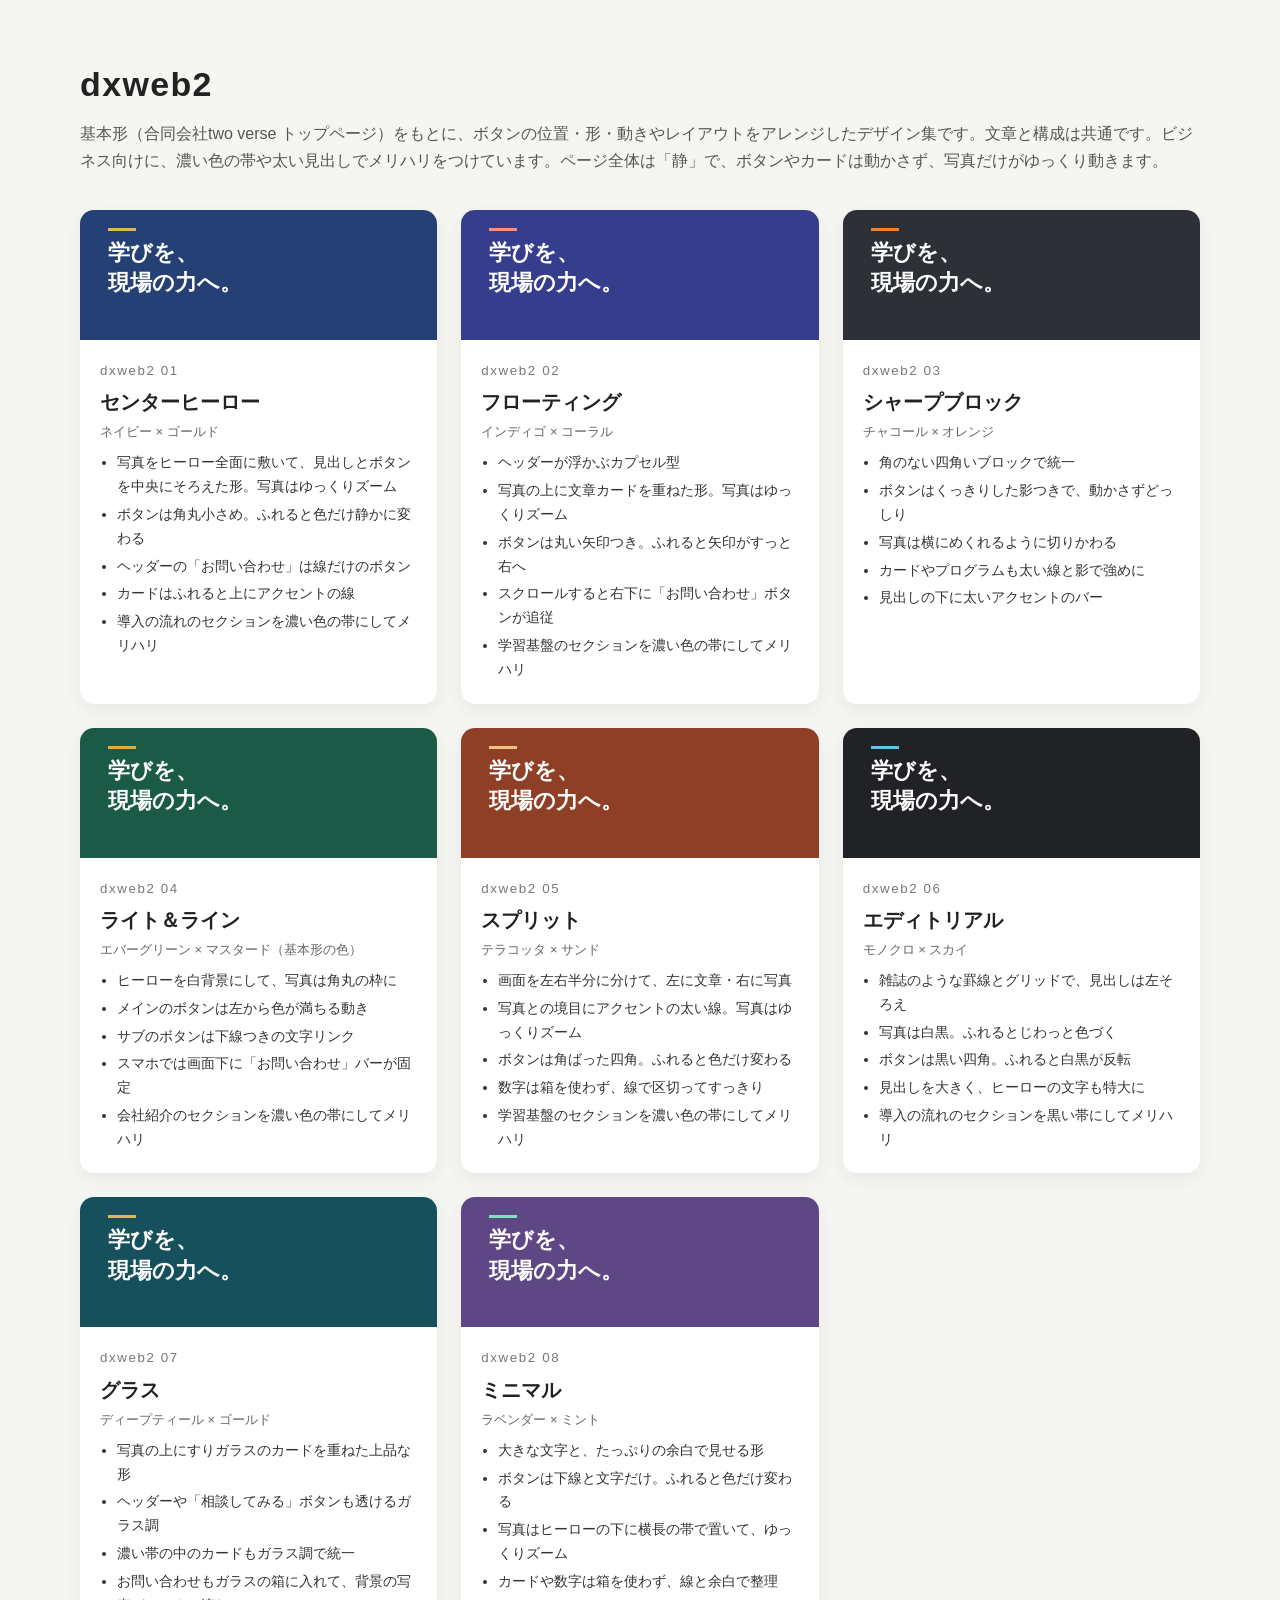
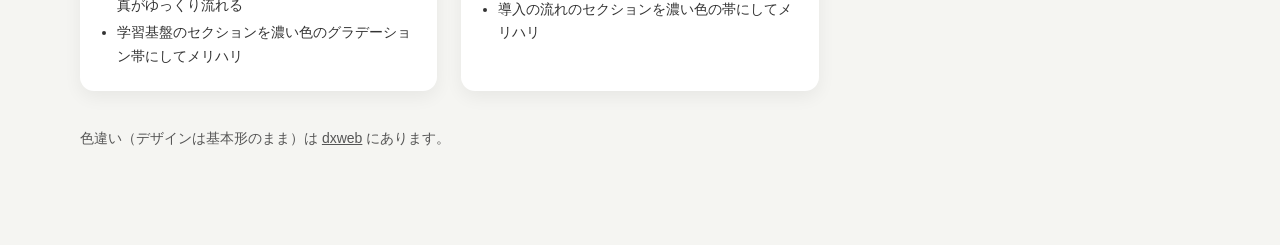
<file: index.html>
<!DOCTYPE html>
<html lang="ja"><head><meta charset="UTF-8"><meta name="viewport" content="width=device-width, initial-scale=1">
<title>dxweb2｜デザインアレンジ一覧</title><meta name="robots" content="noindex, nofollow">
<style>
body{margin:0;background:#f5f5f2;color:#222;font-family:"Noto Sans JP","Hiragino Sans","Yu Gothic Medium",Meiryo,sans-serif;line-height:1.7}
main{max-width:1120px;margin:0 auto;padding:56px 24px 80px}
h1{font-size:34px;margin:0;letter-spacing:.04em} .lead{color:#555;margin:6px 0 36px}
.grid{display:grid;grid-template-columns:repeat(auto-fill,minmax(300px,1fr));gap:24px}
.v{display:block;background:#fff;border-radius:14px;overflow:hidden;color:inherit;text-decoration:none;box-shadow:0 6px 18px rgba(0,0,0,.06);transition:transform .25s,box-shadow .25s}
.v:hover{transform:translateY(-4px);box-shadow:0 16px 36px rgba(0,0,0,.1)} .v:focus-visible{outline:3px solid #333;outline-offset:3px}
.pv{height:130px;position:relative;padding:28px;color:#fff;box-sizing:border-box} .pv b{font-size:22px;line-height:1.35;position:relative}
.pv span{position:absolute;left:28px;top:18px;width:28px;height:3px}
.meta{padding:16px 20px 22px} .meta small{color:#777;letter-spacing:.12em} .meta h2{font-size:20px;margin:2px 0} .meta .c{margin:0 0 8px;color:#666;font-size:13px}
.meta ul{margin:0;padding-left:1.2em;font-size:14px;color:#333} .meta li+li{margin-top:4px}
.note{margin-top:36px;font-size:14px;color:#555} .note a{color:inherit}
</style></head><body><main>
<h1>dxweb2</h1><p class="lead">基本形（合同会社two verse トップページ）をもとに、ボタンの位置・形・動きやレイアウトをアレンジしたデザイン集です。文章と構成は共通です。ビジネス向けに、濃い色の帯や太い見出しでメリハリをつけています。ページ全体は「静」で、ボタンやカードは動かさず、写真だけがゆっくり動きます。</p>
<div class="grid">
  <a class="v" href="01-center/">
    <div class="pv" style="background:#254074"><span style="background:#dfb956"></span><b>学びを、<br>現場の力へ。</b></div>
    <div class="meta"><small>dxweb2 01</small><h2>センターヒーロー</h2><p class="c">ネイビー × ゴールド</p>
      <ul><li>写真をヒーロー全面に敷いて、見出しとボタンを中央にそろえた形。写真はゆっくりズーム</li><li>ボタンは角丸小さめ。ふれると色だけ静かに変わる</li><li>ヘッダーの「お問い合わせ」は線だけのボタン</li><li>カードはふれると上にアクセントの線</li><li>導入の流れのセクションを濃い色の帯にしてメリハリ</li></ul></div>
  </a>
  <a class="v" href="02-floating/">
    <div class="pv" style="background:#363d8c"><span style="background:#f8907f"></span><b>学びを、<br>現場の力へ。</b></div>
    <div class="meta"><small>dxweb2 02</small><h2>フローティング</h2><p class="c">インディゴ × コーラル</p>
      <ul><li>ヘッダーが浮かぶカプセル型</li><li>写真の上に文章カードを重ねた形。写真はゆっくりズーム</li><li>ボタンは丸い矢印つき。ふれると矢印がすっと右へ</li><li>スクロールすると右下に「お問い合わせ」ボタンが追従</li><li>学習基盤のセクションを濃い色の帯にしてメリハリ</li></ul></div>
  </a>
  <a class="v" href="03-sharp/">
    <div class="pv" style="background:#2d3137"><span style="background:#f87e28"></span><b>学びを、<br>現場の力へ。</b></div>
    <div class="meta"><small>dxweb2 03</small><h2>シャープブロック</h2><p class="c">チャコール × オレンジ</p>
      <ul><li>角のない四角いブロックで統一</li><li>ボタンはくっきりした影つきで、動かさずどっしり</li><li>写真は横にめくれるように切りかわる</li><li>カードやプログラムも太い線と影で強めに</li><li>見出しの下に太いアクセントのバー</li></ul></div>
  </a>
  <a class="v" href="04-light-line/">
    <div class="pv" style="background:#1b5a47"><span style="background:#e0ae3a"></span><b>学びを、<br>現場の力へ。</b></div>
    <div class="meta"><small>dxweb2 04</small><h2>ライト＆ライン</h2><p class="c">エバーグリーン × マスタード（基本形の色）</p>
      <ul><li>ヒーローを白背景にして、写真は角丸の枠に</li><li>メインのボタンは左から色が満ちる動き</li><li>サブのボタンは下線つきの文字リンク</li><li>スマホでは画面下に「お問い合わせ」バーが固定</li><li>会社紹介のセクションを濃い色の帯にしてメリハリ</li></ul></div>
  </a>
  <a class="v" href="05-split/">
    <div class="pv" style="background:#8f3f26"><span style="background:#eac582"></span><b>学びを、<br>現場の力へ。</b></div>
    <div class="meta"><small>dxweb2 05</small><h2>スプリット</h2><p class="c">テラコッタ × サンド</p>
      <ul><li>画面を左右半分に分けて、左に文章・右に写真</li><li>写真との境目にアクセントの太い線。写真はゆっくりズーム</li><li>ボタンは角ばった四角。ふれると色だけ変わる</li><li>数字は箱を使わず、線で区切ってすっきり</li><li>学習基盤のセクションを濃い色の帯にしてメリハリ</li></ul></div>
  </a>
  <a class="v" href="06-editorial/">
    <div class="pv" style="background:#202225"><span style="background:#5ec6ec"></span><b>学びを、<br>現場の力へ。</b></div>
    <div class="meta"><small>dxweb2 06</small><h2>エディトリアル</h2><p class="c">モノクロ × スカイ</p>
      <ul><li>雑誌のような罫線とグリッドで、見出しは左そろえ</li><li>写真は白黒。ふれるとじわっと色づく</li><li>ボタンは黒い四角。ふれると白黒が反転</li><li>見出しを大きく、ヒーローの文字も特大に</li><li>導入の流れのセクションを黒い帯にしてメリハリ</li></ul></div>
  </a>
  <a class="v" href="07-glass/">
    <div class="pv" style="background:#15505c"><span style="background:#e1b75c"></span><b>学びを、<br>現場の力へ。</b></div>
    <div class="meta"><small>dxweb2 07</small><h2>グラス</h2><p class="c">ディープティール × ゴールド</p>
      <ul><li>写真の上にすりガラスのカードを重ねた上品な形</li><li>ヘッダーや「相談してみる」ボタンも透けるガラス調</li><li>濃い帯の中のカードもガラス調で統一</li><li>お問い合わせもガラスの箱に入れて、背景の写真がゆっくり流れる</li><li>学習基盤のセクションを濃い色のグラデーション帯にしてメリハリ</li></ul></div>
  </a>
  <a class="v" href="08-minimal/">
    <div class="pv" style="background:#5e4784"><span style="background:#7fe1c0"></span><b>学びを、<br>現場の力へ。</b></div>
    <div class="meta"><small>dxweb2 08</small><h2>ミニマル</h2><p class="c">ラベンダー × ミント</p>
      <ul><li>大きな文字と、たっぷりの余白で見せる形</li><li>ボタンは下線と文字だけ。ふれると色だけ変わる</li><li>写真はヒーローの下に横長の帯で置いて、ゆっくりズーム</li><li>カードや数字は箱を使わず、線と余白で整理</li><li>導入の流れのセクションを濃い色の帯にしてメリハリ</li></ul></div>
  </a>
</div>
<p class="note">色違い（デザインは基本形のまま）は <a href="https://github.com/hhoshizora-usagi/dxweb">dxweb</a> にあります。</p>
</main></body></html>
</file>
